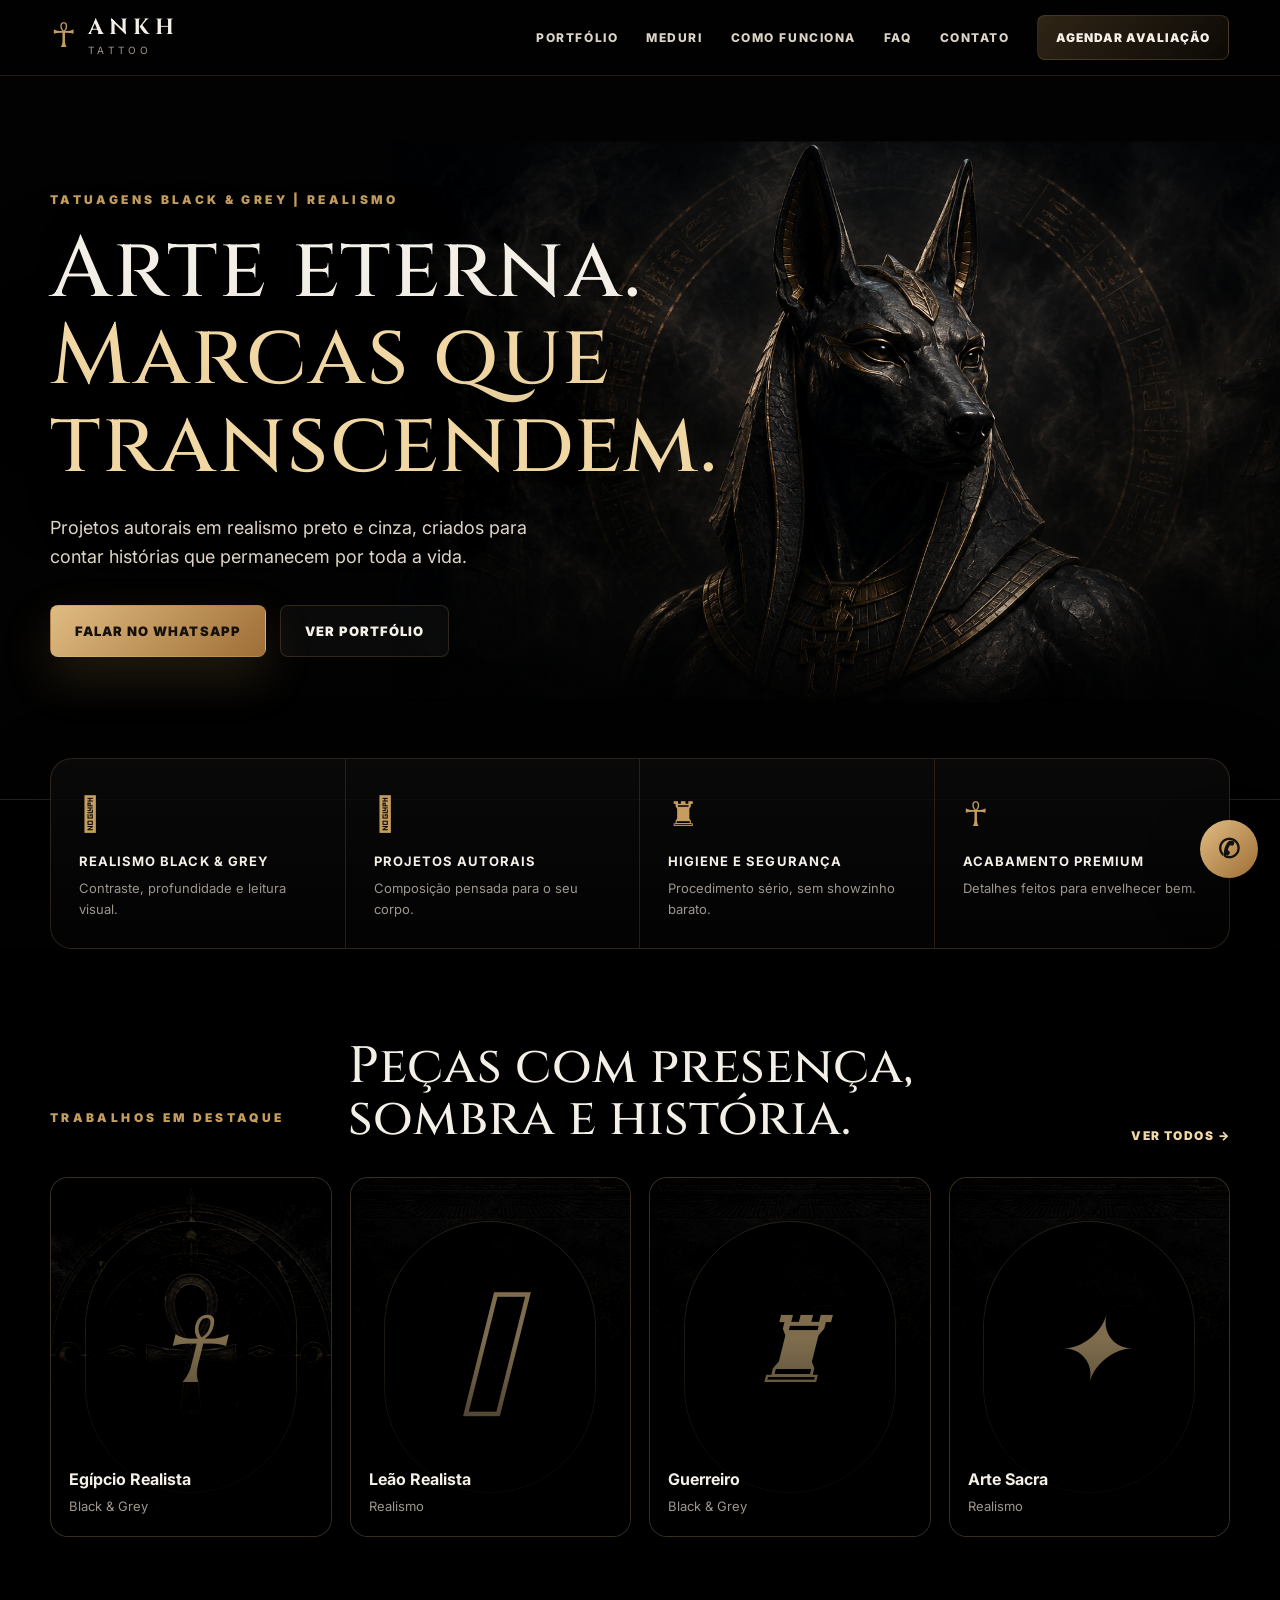
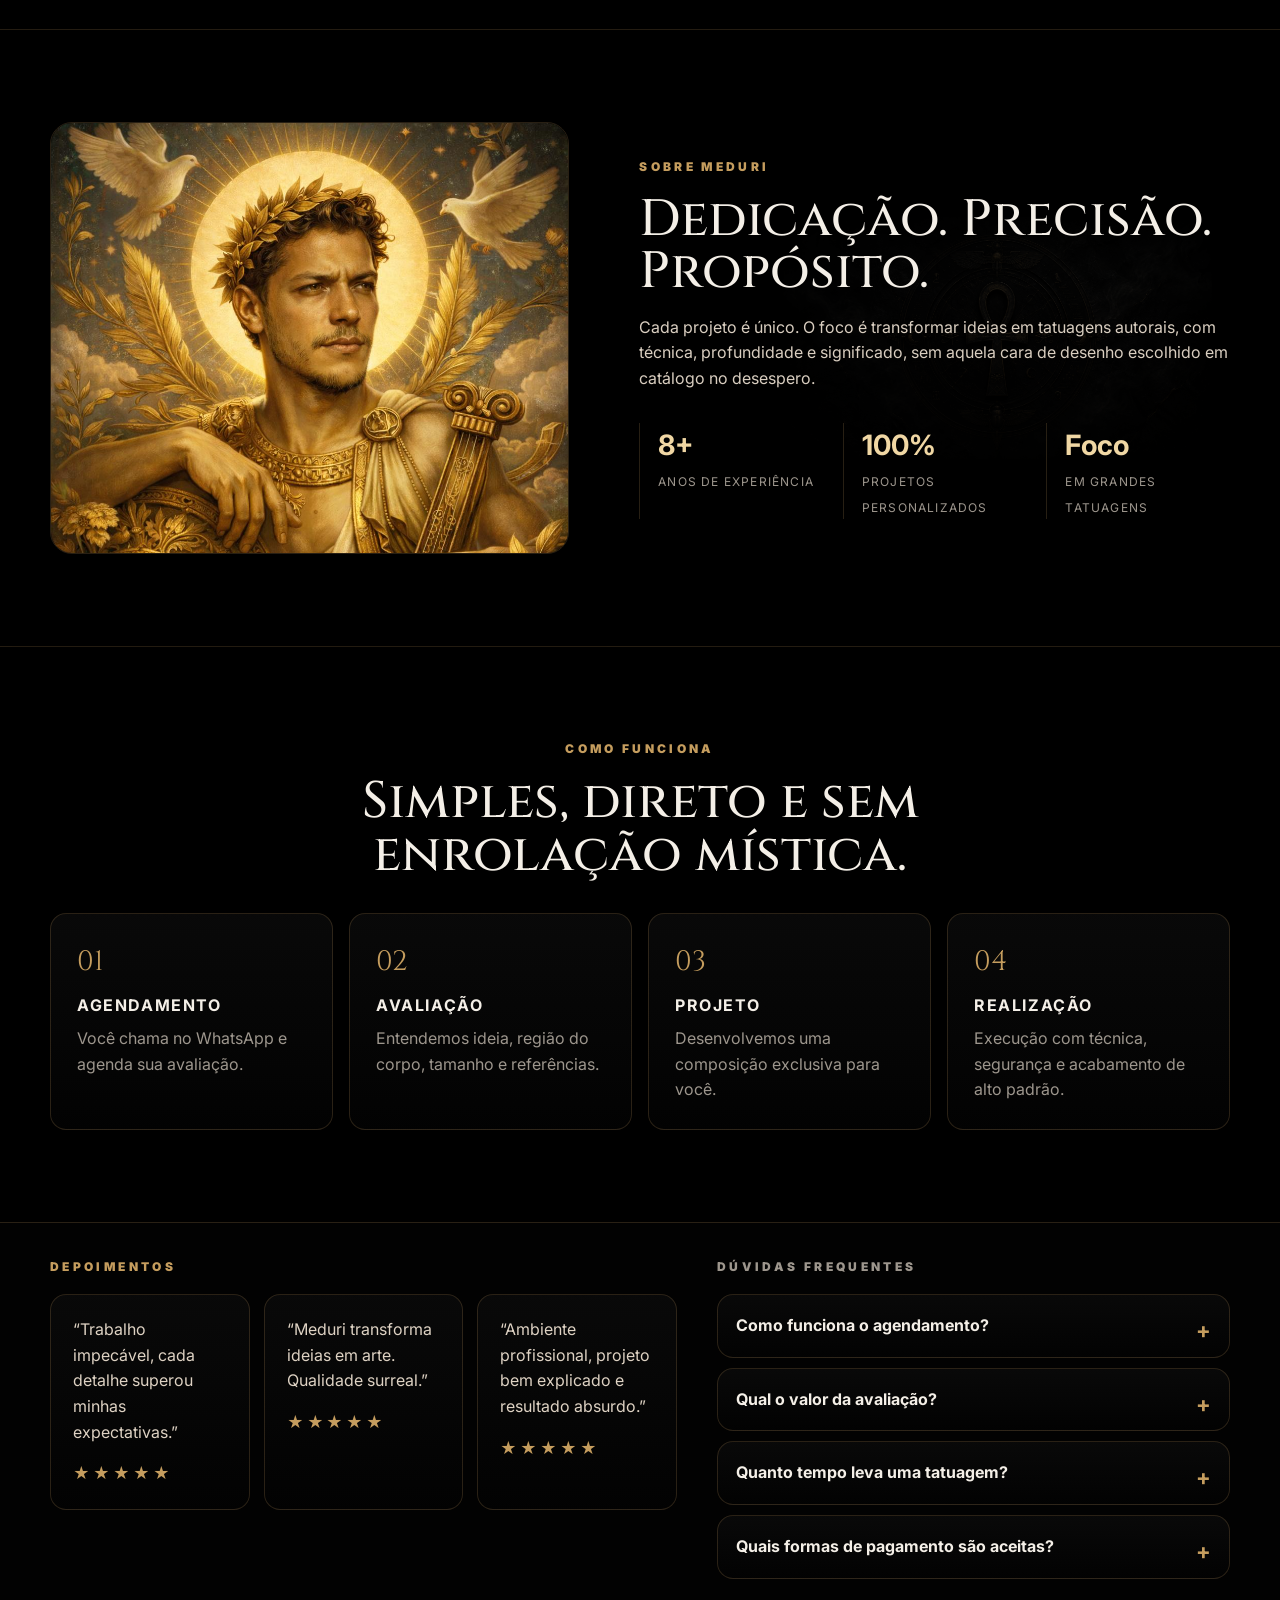
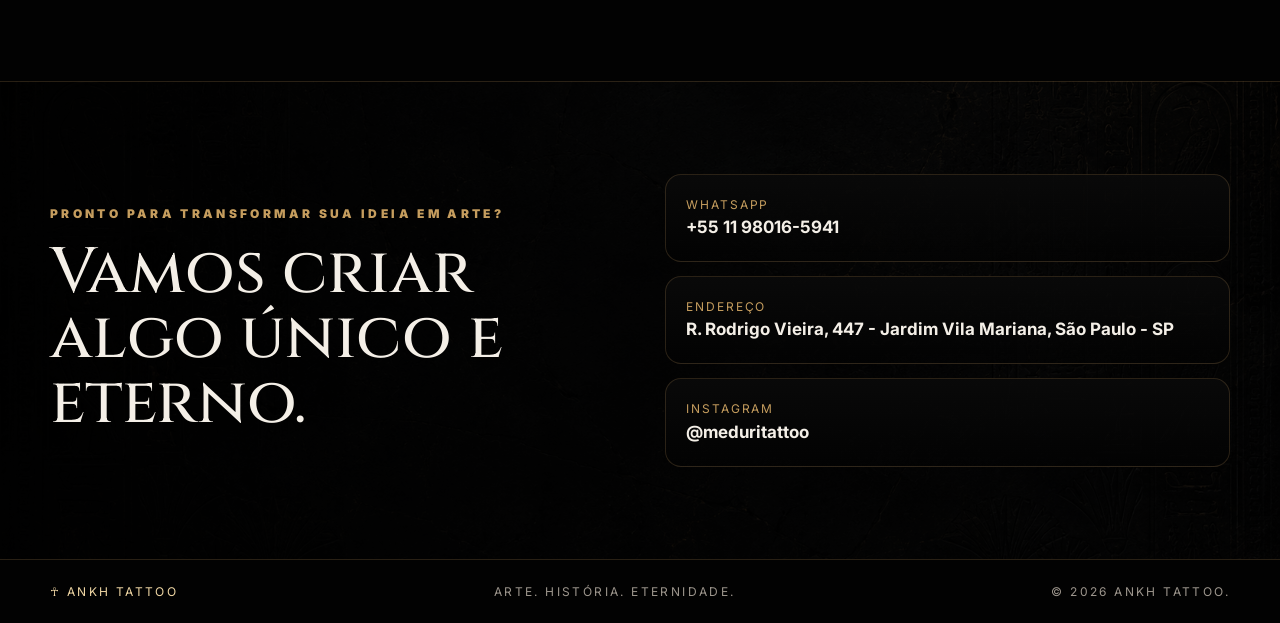
<file: v2/index.html>
<!doctype html>
<html lang="pt-BR">
<head>
  <meta charset="utf-8">
  <meta name="viewport" content="width=device-width, initial-scale=1">
  <title>Meduri Tattoo | Realismo Black & Grey em São Paulo</title>
  <meta name="description" content="Tatuagens autorais em realismo black and grey com Meduri. Projetos exclusivos, acabamento premium e atendimento no Jardim Vila Mariana, São Paulo.">
  <meta name="keywords" content="Meduri Tattoo, tatuagem realista, tatuagem black and grey, tatuador em São Paulo, tatuagem Jardim Vila Mariana, ANKH Tattoo, realismo preto e cinza">
  <meta name="author" content="Meduri Tattoo">
  <meta name="creator" content="Meduri Tattoo">
  <meta name="publisher" content="Meduri Tattoo">
  <meta name="robots" content="index, follow, max-image-preview:large, max-snippet:-1, max-video-preview:-1">
  <meta name="googlebot" content="index, follow, max-image-preview:large">
  <meta name="theme-color" content="#020202">
  <meta name="color-scheme" content="dark">
  <meta name="format-detection" content="telephone=yes">
  <meta name="geo.region" content="BR-SP">
  <meta name="geo.placename" content="São Paulo">
  <meta name="geo.position" content="-23.585;-46.635">
  <meta name="ICBM" content="-23.585, -46.635">
  <link rel="canonical" href="https://ankh.art.br/v2/">
  <link rel="alternate" href="https://ankh.art.br/v2/" hreflang="pt-BR">
  <link rel="icon" type="image/png" href="https://ankh.art.br/v2/assets/img/ankh.png">
  <link rel="apple-touch-icon" href="https://ankh.art.br/v2/assets/img/ankh.png">
  <link rel="manifest" href="https://ankh.art.br/v2/site.webmanifest">

  <meta property="og:type" content="website">
  <meta property="og:locale" content="pt_BR">
  <meta property="og:site_name" content="Meduri Tattoo">
  <meta property="og:title" content="Meduri Tattoo | Realismo Black & Grey em São Paulo">
  <meta property="og:description" content="Projetos autorais em realismo preto e cinza com acabamento premium no Jardim Vila Mariana, São Paulo.">
  <meta property="og:url" content="https://ankh.art.br/v2/">
  <meta property="og:image" content="https://ankh.art.br/v2/assets/img/anubis.png">
  <meta property="og:image:secure_url" content="https://ankh.art.br/v2/assets/img/anubis.png">
  <meta property="og:image:type" content="image/png">
  <meta property="og:image:alt" content="Arte de Anúbis para Meduri Tattoo, estúdio de tatuagem realista black and grey em São Paulo">
  <meta property="business:contact_data:street_address" content="R. Rodrigo Vieira, 447 - Jardim Vila Mariana">
  <meta property="business:contact_data:locality" content="São Paulo">
  <meta property="business:contact_data:region" content="SP">
  <meta property="business:contact_data:postal_code" content="04115-060">
  <meta property="business:contact_data:country_name" content="Brasil">

  <meta name="twitter:card" content="summary_large_image">
  <meta name="twitter:title" content="Meduri Tattoo | Realismo Black & Grey em São Paulo">
  <meta name="twitter:description" content="Tatuagens autorais em realismo preto e cinza com Meduri. Projetos exclusivos no Jardim Vila Mariana.">
  <meta name="twitter:image" content="https://ankh.art.br/v2/assets/img/anubis.png">
  <meta name="twitter:image:alt" content="Arte de Anúbis para Meduri Tattoo">

  <script type="application/ld+json">
  {
    "@context": "https://schema.org",
    "@type": "TattooParlor",
    "name": "Meduri Tattoo",
    "alternateName": "ANKH Tattoo",
    "url": "https://ankh.art.br/v2/",
    "image": "https://ankh.art.br/v2/assets/img/anubis.png",
    "logo": "https://ankh.art.br/v2/assets/img/ankh.png",
    "description": "Tatuagens autorais em realismo black and grey com Meduri no Jardim Vila Mariana, São Paulo.",
    "telephone": "+55 11 98016-5941",
    "priceRange": "$$$",
    "address": {
      "@type": "PostalAddress",
      "streetAddress": "R. Rodrigo Vieira, 447 - Jardim Vila Mariana",
      "addressLocality": "São Paulo",
      "addressRegion": "SP",
      "postalCode": "04115-060",
      "addressCountry": "BR"
    },
    "sameAs": [
      "https://www.instagram.com/meduritattoo"
    ],
    "founder": {
      "@type": "Person",
      "name": "Meduri"
    },
    "makesOffer": [
      {"@type": "Offer", "itemOffered": {"@type": "Service", "name": "Tatuagem realista black and grey"}},
      {"@type": "Offer", "itemOffered": {"@type": "Service", "name": "Projeto autoral de tatuagem"}},
      {"@type": "Offer", "itemOffered": {"@type": "Service", "name": "Tatuagem de grande escala"}}
    ]
  }
  </script>

  <link rel="preconnect" href="https://fonts.googleapis.com">
  <link rel="preconnect" href="https://fonts.gstatic.com" crossorigin>
  <link href="https://fonts.googleapis.com/css2?family=Cinzel:wght@500;600;700&family=Inter:wght@400;500;600;700&display=swap" rel="stylesheet">
  <link rel="stylesheet" href="assets/css/style.css?v=20260630-2152-meta">
  <link rel="stylesheet" href="assets/css/hero-fix.css?v=20260630-2152-meta">
  <style>
    :root{--bg:#020202;--panel:#080808;--line:rgba(197,157,94,.20);--gold:#c59d5e;--gold2:#f0d7a4;--text:#f4efe7;--muted:#9d968d}
    body{background:#020202;background-image:linear-gradient(180deg,rgba(0,0,0,.74),rgba(0,0,0,.96)),url('assets/img/fundo.png');background-size:cover;background-attachment:fixed;background-position:center;color:var(--text)}
    body:before{background:radial-gradient(circle at 18% 12%,rgba(197,157,94,.08),transparent 24%),radial-gradient(circle at 88% 28%,rgba(197,157,94,.06),transparent 28%)}
    .site-header{background:rgba(2,2,2,.62);border-bottom-color:rgba(197,157,94,.18)}
    .site-header.is-scrolled{background:rgba(2,2,2,.94)}
    .hero-copy{max-width:650px}.hero h1{text-shadow:0 20px 80px #000,0 0 40px rgba(197,157,94,.10)}
    .trust-grid,.artist-card,.steps article,.quote-row blockquote,.faq details,.contact-cards a{background:linear-gradient(180deg,rgba(10,10,10,.88),rgba(3,3,3,.74));border-color:rgba(197,157,94,.20)}
    .portfolio,.process{background:linear-gradient(180deg,rgba(0,0,0,.88),rgba(0,0,0,.72))}
    .about{background:linear-gradient(90deg,rgba(0,0,0,.94),rgba(0,0,0,.78)),url('assets/img/ankh.png') no-repeat right 8% center/430px auto;border-color:rgba(197,157,94,.18)}
    .about-media img{object-fit:cover;object-position:center top;}
    .final-cta{background:linear-gradient(90deg,rgba(0,0,0,.94),rgba(0,0,0,.70)),url('assets/img/fundo.png');background-size:cover;background-position:center}
    .work-art{position:absolute;inset:0;display:block;background:linear-gradient(180deg,rgba(0,0,0,.20),rgba(0,0,0,.86)),url('assets/img/ankh.png') center/cover no-repeat;transition:.35s;filter:grayscale(.25) contrast(1.08) brightness(.72)}
    .work-art:before{content:"";position:absolute;inset:12%;border:1px solid rgba(197,157,94,.24);border-radius:999px;box-shadow:inset 0 0 90px rgba(0,0,0,.85)}
    .work-art:after{position:absolute;inset:auto 0 38%;text-align:center;color:#d8b372;font-family:Cinzel,serif;font-size:92px;line-height:1;text-shadow:0 20px 55px #000;opacity:.82}
    .art-1{background-image:linear-gradient(180deg,rgba(0,0,0,.12),rgba(0,0,0,.86)),url('assets/img/ankh.png')}.art-2,.art-3,.art-4{background-image:linear-gradient(180deg,rgba(0,0,0,.24),rgba(0,0,0,.88)),url('assets/img/fundo.png')}
    .art-1:after{content:"☥"}.art-2:after{content:"𓃭"}.art-3:after{content:"♜"}.art-4:after{content:"✦"}
    .work-card:hover .work-art{transform:scale(1.05)}
    @media(max-width:620px){body{background-attachment:scroll}.about{background-size:280px auto;background-position:center 12%}.work-art:after{font-size:72px}}
  </style>
</head>
<body>
  <div class="noise" aria-hidden="true"></div>

  <header class="site-header" data-header>
    <a class="brand" href="#top" aria-label="ANKH Tattoo"><span class="brand-mark">☥</span><span><strong>ANKH</strong><small>Tattoo</small></span></a>
    <button class="menu-toggle" type="button" aria-expanded="false" aria-controls="menu" data-menu-toggle><span></span><span></span><span></span></button>
    <nav class="main-nav" id="menu" data-menu><a href="#portfolio">Portfólio</a><a href="#meduri">Meduri</a><a href="#processo">Como funciona</a><a href="#faq">FAQ</a><a href="#contato">Contato</a></nav>
    <a class="header-cta" href="https://wa.me/5511980165941?text=Oi%2C%20quero%20agendar%20uma%20avalia%C3%A7%C3%A3o%20com%20o%20Meduri" target="_blank" rel="noopener">Agendar avaliação</a>
  </header>

  <main id="top">
    <section class="hero section-pad">
      <div class="hero-bg" aria-hidden="true"><img src="assets/img/anubis.png" alt=""></div>
      <div class="container hero-grid">
        <div class="hero-copy reveal">
          <p class="eyebrow">Tatuagens black & grey | Realismo</p>
          <h1>Arte eterna.<br><span>Marcas que transcendem.</span></h1>
          <p class="hero-text">Projetos autorais em realismo preto e cinza, criados para contar histórias que permanecem por toda a vida.</p>
          <div class="hero-actions"><a class="btn btn-primary" href="https://wa.me/5511980165941?text=Oi%2C%20quero%20agendar%20uma%20avalia%C3%A7%C3%A3o%20com%20o%20Meduri" target="_blank" rel="noopener">Falar no WhatsApp</a><a class="btn btn-ghost" href="#portfolio">Ver portfólio</a></div>
        </div>
        <aside class="artist-card reveal delay-1"><span>Artista</span><strong>Meduri</strong><p>Especialista em realismo preto e cinza e composições de grande escala.</p><em>Meduri</em></aside>
      </div>
    </section>

    <section class="trust-strip"><div class="container trust-grid"><article><span>𓃥</span><strong>Realismo black & grey</strong><p>Contraste, profundidade e leitura visual.</p></article><article><span>𓂀</span><strong>Projetos autorais</strong><p>Composição pensada para o seu corpo.</p></article><article><span>♜</span><strong>Higiene e segurança</strong><p>Procedimento sério, sem showzinho barato.</p></article><article><span>☥</span><strong>Acabamento premium</strong><p>Detalhes feitos para envelhecer bem.</p></article></div></section>

    <section class="portfolio section-pad" id="portfolio"><div class="container"><div class="section-head reveal"><p class="eyebrow">Trabalhos em destaque</p><h2>Peças com presença, sombra e história.</h2><a href="https://www.instagram.com/meduritattoo" target="_blank" rel="noopener">Ver todos →</a></div><div class="portfolio-grid"><article class="work-card reveal"><i class="work-art art-1" aria-hidden="true"></i><div><strong>Egípcio Realista</strong><span>Black & Grey</span></div></article><article class="work-card reveal delay-1"><i class="work-art art-2" aria-hidden="true"></i><div><strong>Leão Realista</strong><span>Realismo</span></div></article><article class="work-card reveal delay-2"><i class="work-art art-3" aria-hidden="true"></i><div><strong>Guerreiro</strong><span>Black & Grey</span></div></article><article class="work-card reveal delay-3"><i class="work-art art-4" aria-hidden="true"></i><div><strong>Arte Sacra</strong><span>Realismo</span></div></article></div></div></section>

    <section class="about section-pad" id="meduri"><div class="container about-grid"><div class="about-media reveal"><img src="assets/img/meduri.png" alt="Meduri, tatuador especialista em realismo black and grey"></div><div class="about-copy reveal delay-1"><p class="eyebrow">Sobre Meduri</p><h2>Dedicação. Precisão. Propósito.</h2><p>Cada projeto é único. O foco é transformar ideias em tatuagens autorais, com técnica, profundidade e significado, sem aquela cara de desenho escolhido em catálogo no desespero.</p><div class="stats"><div><strong>8+</strong><span>anos de experiência</span></div><div><strong>100%</strong><span>projetos personalizados</span></div><div><strong>Foco</strong><span>em grandes tatuagens</span></div></div></div></div></section>

    <section class="process section-pad" id="processo"><div class="container"><div class="section-head compact reveal"><p class="eyebrow">Como funciona</p><h2>Simples, direto e sem enrolação mística.</h2></div><div class="steps"><article class="reveal"><span>01</span><strong>Agendamento</strong><p>Você chama no WhatsApp e agenda sua avaliação.</p></article><article class="reveal delay-1"><span>02</span><strong>Avaliação</strong><p>Entendemos ideia, região do corpo, tamanho e referências.</p></article><article class="reveal delay-2"><span>03</span><strong>Projeto</strong><p>Desenvolvemos uma composição exclusiva para você.</p></article><article class="reveal delay-3"><span>04</span><strong>Realização</strong><p>Execução com técnica, segurança e acabamento de alto padrão.</p></article></div></div></section>

    <section class="social-proof section-pad"><div class="container proof-grid"><div class="testimonials reveal"><p class="eyebrow">Depoimentos</p><div class="quote-row"><blockquote>“Trabalho impecável, cada detalhe superou minhas expectativas.”<span>★★★★★</span></blockquote><blockquote>“Meduri transforma ideias em arte. Qualidade surreal.”<span>★★★★★</span></blockquote><blockquote>“Ambiente profissional, projeto bem explicado e resultado absurdo.”<span>★★★★★</span></blockquote></div></div><div class="faq reveal delay-1" id="faq"><p class="eyebrow">Dúvidas frequentes</p><details><summary>Como funciona o agendamento?</summary><p>Você chama no WhatsApp, envia sua ideia e combinamos o melhor horário para avaliação.</p></details><details><summary>Qual o valor da avaliação?</summary><p>O valor depende do projeto, tamanho e região. O orçamento é feito após entender a ideia.</p></details><details><summary>Quanto tempo leva uma tatuagem?</summary><p>Depende da complexidade. Projetos grandes podem exigir sessões longas ou mais de uma sessão.</p></details><details><summary>Quais formas de pagamento são aceitas?</summary><p>As opções são confirmadas diretamente no WhatsApp no momento do agendamento.</p></details></div></div></section>

    <section class="final-cta section-pad" id="contato"><div class="container cta-grid reveal"><div><p class="eyebrow">Pronto para transformar sua ideia em arte?</p><h2>Vamos criar algo único e eterno.</h2></div><div class="contact-cards"><a href="https://wa.me/5511980165941" target="_blank" rel="noopener"><span>WhatsApp</span><strong>+55 11 98016-5941</strong></a><a href="https://maps.google.com/?q=R.%20Rodrigo%20Vieira%2C%20447%20-%20Jardim%20Vila%20Mariana%20S%C3%A3o%20Paulo%20-%20SP%2004115-060" target="_blank" rel="noopener"><span>Endereço</span><strong>R. Rodrigo Vieira, 447 - Jardim Vila Mariana, São Paulo - SP</strong></a><a href="https://www.instagram.com/meduritattoo" target="_blank" rel="noopener"><span>Instagram</span><strong>@meduritattoo</strong></a></div></div></section>
  </main>

  <footer class="site-footer"><div class="container footer-grid"><span class="brand-mini">☥ ANKH Tattoo</span><span>Arte. História. Eternidade.</span><span>© 2026 ANKH Tattoo.</span></div></footer>
  <a class="float-whatsapp" href="https://wa.me/5511980165941?text=Oi%2C%20quero%20agendar%20uma%20avalia%C3%A7%C3%A3o%20com%20o%20Meduri" target="_blank" rel="noopener" aria-label="Chamar no WhatsApp">✆</a>
  <script src="assets/js/main.js?v=20260630-2152-meta"></script>
</body>
</html>
</file>
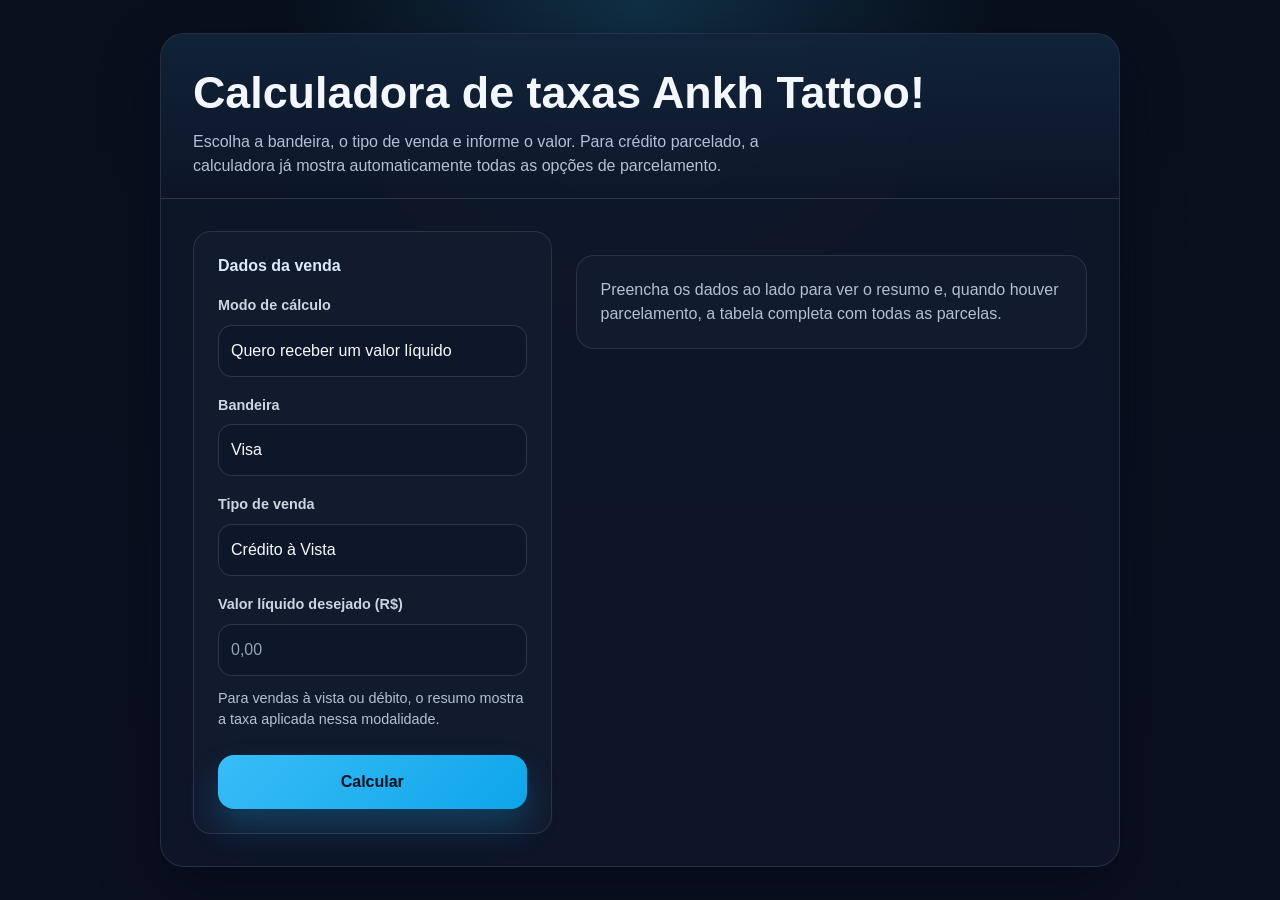
<file: tools/calculadora/index.html>
<!DOCTYPE html>
<html lang="pt-br">
<head>
  <meta charset="UTF-8">
  <title>Calculadora de Taxas</title>
  <meta name="viewport" content="width=device-width, initial-scale=1">
  <link href="https://cdn.jsdelivr.net/npm/bootstrap@5.3.2/dist/css/bootstrap.min.css" rel="stylesheet">
  <style>
    :root {
      color-scheme: dark;
      --bg: #0b1020;
      --bg-soft: #121a2d;
      --panel: rgba(15, 23, 42, 0.9);
      --panel-strong: #18233b;
      --border: rgba(148, 163, 184, 0.18);
      --text: #f3f7ff;
      --muted: #b3c0d4;
      --accent: #38bdf8;
      --accent-strong: #0ea5e9;
      --success: #22c55e;
      --shadow: 0 24px 60px rgba(2, 6, 23, 0.45);
    }

    * {
      box-sizing: border-box;
    }

    body {
      margin: 0;
      min-height: 100vh;
      background:
        radial-gradient(circle at top, rgba(56, 189, 248, 0.18), transparent 32%),
        linear-gradient(180deg, #08101d 0%, var(--bg) 100%);
      color: var(--text);
      font-family: "Segoe UI", sans-serif;
    }

    .app-shell {
      min-height: 100vh;
      display: flex;
      align-items: center;
      padding: 32px 16px;
    }

    .calculator-card {
      width: min(100%, 960px);
      margin: 0 auto;
      background: var(--panel);
      border: 1px solid var(--border);
      border-radius: 24px;
      box-shadow: var(--shadow);
      overflow: hidden;
      backdrop-filter: blur(18px);
    }

    .hero {
      padding: 32px 32px 20px;
      border-bottom: 1px solid var(--border);
      background: linear-gradient(180deg, rgba(56, 189, 248, 0.08), rgba(15, 23, 42, 0));
    }

    h1 {
      margin: 0 0 10px;
      font-size: clamp(2rem, 4vw, 2.8rem);
      font-weight: 700;
    }

    .hero p {
      margin: 0;
      max-width: 640px;
      color: var(--muted);
      font-size: 1rem;
    }

    .content {
      padding: 32px;
    }

    .form-panel,
    .summary-panel,
    .table-panel {
      background: var(--bg-soft);
      border: 1px solid var(--border);
      border-radius: 18px;
    }

    .form-panel {
      padding: 24px;
    }

    .section-title {
      margin: 0 0 18px;
      font-size: 1rem;
      font-weight: 700;
      color: #dbeafe;
    }

    .form-label {
      margin-bottom: 8px;
      color: #cbd5e1;
      font-size: 0.9rem;
      font-weight: 600;
    }

    .form-control,
    .form-select {
      min-height: 52px;
      border-radius: 14px;
      border: 1px solid rgba(148, 163, 184, 0.22);
      background: rgba(15, 23, 42, 0.85);
      color: #f8fafc;
    }

    .form-control::placeholder {
      color: #94a3b8;
    }

    .form-control:focus,
    .form-select:focus {
      border-color: rgba(56, 189, 248, 0.65);
      box-shadow: 0 0 0 0.24rem rgba(56, 189, 248, 0.16);
      background: rgba(15, 23, 42, 0.98);
      color: #f8fafc;
    }

    .form-select {
      --bs-form-select-bg-img: url("data:image/svg+xml,%3csvg xmlns='http://www.w3.org/2000/svg' viewBox='0 0 16 16'%3e%3cpath fill='none' stroke='%23e2e8f0' stroke-linecap='round' stroke-linejoin='round' stroke-width='2' d='m2 5 6 6 6-6'/%3e%3c/svg%3e");
    }

    .form-select option {
      color: #f8fafc;
      background: #0f172a;
    }

    .hint {
      margin-top: 12px;
      color: var(--muted);
      font-size: 0.9rem;
    }

    .btn-calculate {
      min-height: 54px;
      border: 0;
      border-radius: 16px;
      background: linear-gradient(135deg, var(--accent), var(--accent-strong));
      color: #00111c;
      font-size: 1rem;
      font-weight: 700;
      transition: transform 0.2s ease, box-shadow 0.2s ease;
      box-shadow: 0 18px 32px rgba(14, 165, 233, 0.25);
    }

    .btn-calculate:hover {
      transform: translateY(-1px);
      box-shadow: 0 22px 40px rgba(14, 165, 233, 0.32);
    }

    .summary-panel {
      display: grid;
      gap: 1px;
      overflow: hidden;
    }

    .summary-header {
      padding: 22px 24px;
      background: linear-gradient(135deg, rgba(56, 189, 248, 0.18), rgba(34, 197, 94, 0.12));
    }

    .summary-header strong {
      display: block;
      font-size: 1.4rem;
      color: #f8fafc;
    }

    .summary-header small {
      color: #dbe7f5 !important;
    }

    .summary-grid {
      display: grid;
      grid-template-columns: repeat(2, minmax(0, 1fr));
      gap: 1px;
      background: var(--border);
    }

    .summary-item {
      padding: 20px 24px;
      background: var(--bg-soft);
    }

    .summary-item span {
      display: block;
      margin-bottom: 6px;
      color: var(--muted);
      font-size: 0.85rem;
      text-transform: uppercase;
      letter-spacing: 0.04em;
    }

    .summary-item strong {
      font-size: 1.2rem;
      color: #f8fafc;
    }

    .table-panel {
      margin-top: 24px;
      overflow: hidden;
    }

    .table-header {
      display: flex;
      justify-content: space-between;
      align-items: center;
      gap: 12px;
      padding: 20px 24px;
      border-bottom: 1px solid var(--border);
    }

    .table-header p {
      margin: 0;
      color: var(--muted);
      font-size: 0.92rem;
    }

    .badge-soft {
      padding: 8px 12px;
      border-radius: 999px;
      background: rgba(34, 197, 94, 0.12);
      color: #86efac;
      font-size: 0.82rem;
      font-weight: 700;
    }

    .table {
      margin: 0;
      color: var(--text);
    }

    .table > :not(caption) > * > * {
      padding: 14px 24px;
      border-bottom-color: rgba(148, 163, 184, 0.12);
      background: transparent;
    }

    .table thead th {
      color: #dbeafe;
      font-size: 0.82rem;
      text-transform: uppercase;
      letter-spacing: 0.04em;
    }

    .table tbody td {
      color: #f8fafc;
    }

    .table tbody tr:hover td {
      background: rgba(56, 189, 248, 0.05);
    }

    .empty-state {
      padding: 22px 24px;
      color: var(--muted);
    }

    @media (max-width: 767px) {
      .hero,
      .content {
        padding: 24px 20px;
      }

      .summary-grid {
        grid-template-columns: 1fr;
      }

      .table-header {
        align-items: flex-start;
        flex-direction: column;
      }

      .table-responsive {
        overflow-x: auto;
      }

      .table > :not(caption) > * > * {
        padding: 14px 16px;
      }
    }
  </style>
</head>
<body>
  <main class="app-shell">
    <section class="calculator-card">
      <header class="hero">
        <h1>Calculadora de taxas Ankh Tattoo!</h1>
        <p>Escolha a bandeira, o tipo de venda e informe o valor. Para crédito parcelado, a calculadora já mostra automaticamente todas as opções de parcelamento.</p>
      </header>

      <div class="content">
        <div class="row g-4 align-items-start">
          <div class="col-lg-5">
            <div class="form-panel">
              <h2 class="section-title">Dados da venda</h2>

              <div class="mb-3">
                <label class="form-label" for="modo">Modo de cálculo</label>
                <select id="modo" class="form-select">
                  <option value="liquido">Quero receber um valor líquido</option>
                  <option value="bruto">Vou cobrar um valor do cliente</option>
                </select>
              </div>

              <div class="mb-3">
                <label class="form-label" for="bandeira">Bandeira</label>
                <select id="bandeira" class="form-select"></select>
              </div>

              <div class="mb-3">
                <label class="form-label" for="tipo">Tipo de venda</label>
                <select id="tipo" class="form-select"></select>
              </div>

              <div class="mb-4">
                <label class="form-label" id="labelValor" for="valor">Valor líquido desejado (R$)</label>
                <input type="number" step="0.01" id="valor" class="form-control" placeholder="0,00">
                <div class="hint" id="contextoParcelamento">Ao selecionar crédito parcelado, a simulação completa aparece logo abaixo.</div>
              </div>

              <button class="btn btn-calculate w-100" onclick="calcular()">Calcular</button>
            </div>
          </div>

          <div class="col-lg-7">
            <div id="resultado" class="summary-panel d-none">
              <div class="summary-header">
                <span class="form-label mb-2 d-block">Resumo do cálculo</span>
                <strong id="headlineResumo">Tudo pronto para conferir</strong>
                <small id="subResumo"></small>
              </div>

              <div class="summary-grid">
                <div class="summary-item">
                  <span>Valor cobrado</span>
                  <strong>R$ <span id="valorCobrar"></span></strong>
                </div>
                <div class="summary-item">
                  <span>Valor líquido</span>
                  <strong>R$ <span id="valorLiquido"></span></strong>
                </div>
                <div class="summary-item">
                  <span>Taxas</span>
                  <strong>R$ <span id="valorTaxa"></span></strong>
                </div>
                <div class="summary-item">
                  <span>Percentual</span>
                  <strong><span id="percentual"></span>%</strong>
                </div>
              </div>
            </div>

            <div id="parcelamento" class="table-panel d-none">
              <div class="table-header">
                <div>
                  <h2 class="section-title mb-1">Simulação de parcelamento</h2>
                  <p>Comparativo automático para todas as quantidades disponíveis.</p>
                </div>
                <span class="badge-soft" id="badgeParcelamento">Parcelado</span>
              </div>

              <div class="table-responsive">
                <table class="table align-middle">
                  <thead>
                    <tr>
                      <th>Parcelas</th>
                      <th>Total</th>
                      <th>Valor da parcela</th>
                      <th>Taxa</th>
                    </tr>
                  </thead>
                  <tbody id="listaParcelas"></tbody>
                </table>
              </div>
            </div>

            <div id="estadoInicial" class="table-panel">
              <div class="empty-state">
                Preencha os dados ao lado para ver o resumo e, quando houver parcelamento, a tabela completa com todas as parcelas.
              </div>
            </div>
          </div>
        </div>
      </div>
    </section>
  </main>

  <script>
    const taxas = {
      Visa: {
        "Crédito à Vista": { taxa: 3.4 },
        "Débito": { taxa: 0.99 },
        "Crédito Parcelado": { 2: 4.96, 3: 5.63, 4: 6.3, 5: 7.02, 6: 7.7, 7: 8.82, 8: 9.69, 9: 10.65, 10: 11.13, 11: 12.3, 12: 13.29 }
      },
      Mastercard: {
        "Crédito à Vista": { taxa: 3.4 },
        "Débito": { taxa: 0.99 },
        "Crédito Parcelado": { 2: 4.96, 3: 5.63, 4: 6.3, 5: 7.02, 6: 7.7, 7: 8.82, 8: 9.69, 9: 10.65, 10: 11.13, 11: 12.3, 12: 13.29 }
      },
      Amex: {
        "Crédito à Vista": { taxa: 3.9 },
        "Crédito Parcelado": { 2: 5.56, 3: 6.23, 4: 6.9, 5: 7.62, 6: 8.3, 7: 9.42, 8: 10.29, 9: 11.25, 10: 11.73, 11: 12.9, 12: 13.89 }
      },
      Elo: {
        "Crédito à Vista": { taxa: 3.95 },
        "Débito": { taxa: 1.54 },
        "Crédito Parcelado": { 2: 5.61, 3: 6.28, 4: 6.95, 5: 7.67, 6: 8.35, 7: 9.47, 8: 10.34, 9: 11.3, 10: 11.78, 11: 12.95, 12: 13.94 }
      }
    };

    const bandeira = document.getElementById("bandeira");
    const tipo = document.getElementById("tipo");
    const modo = document.getElementById("modo");
    const labelValor = document.getElementById("labelValor");
    const contextoParcelamento = document.getElementById("contextoParcelamento");
    const estadoInicial = document.getElementById("estadoInicial");
    const resultado = document.getElementById("resultado");
    const boxParcelas = document.getElementById("parcelamento");
    const lista = document.getElementById("listaParcelas");

    Object.keys(taxas).forEach((item) => {
      bandeira.innerHTML += `<option>${item}</option>`;
    });

    bandeira.addEventListener("change", carregarTipos);
    tipo.addEventListener("change", atualizarContexto);
    modo.addEventListener("change", atualizarLabelModo);

    carregarTipos();
    atualizarLabelModo();

    function carregarTipos() {
      tipo.innerHTML = "";
      Object.keys(taxas[bandeira.value]).forEach((item) => {
        tipo.innerHTML += `<option>${item}</option>`;
      });
      atualizarContexto();
    }

    function atualizarLabelModo() {
      labelValor.innerText = modo.value === "liquido"
        ? "Valor líquido desejado (R$)"
        : "Valor que será cobrado (R$)";
    }

    function atualizarContexto() {
      const parcelado = tipo.value === "Crédito Parcelado";
      contextoParcelamento.innerText = parcelado
        ? "Abaixo você verá o comparativo completo de 2x até 12x para a bandeira escolhida."
        : "Para vendas à vista ou débito, o resumo mostra a taxa aplicada nessa modalidade.";
    }

    function formatCurrency(value) {
      return Number(value).toFixed(2);
    }

    function calcular() {
      const valor = parseFloat(document.getElementById("valor").value);
      if (!valor) {
        return;
      }

      let taxaPerc;
      let bruto;
      let liquido;

      if (tipo.value === "Crédito Parcelado") {
        const parcelasDisponiveis = Object.entries(taxas[bandeira.value][tipo.value]);
        const referencia = parcelasDisponiveis[0];
        taxaPerc = referencia[1];
        const taxa = taxaPerc / 100;

        if (modo.value === "liquido") {
          liquido = valor;
          bruto = liquido / (1 - taxa);
        } else {
          bruto = valor;
          liquido = bruto * (1 - taxa);
        }

        preencherParcelamento(bruto, liquido);
        document.getElementById("headlineResumo").innerText = "Resumo com base na menor parcela disponível";
        document.getElementById("subResumo").innerText = "Use a tabela ao lado para comparar os valores em todas as quantidades de parcelas.";
      } else {
        taxaPerc = taxas[bandeira.value][tipo.value].taxa;
        const taxa = taxaPerc / 100;

        if (modo.value === "liquido") {
          liquido = valor;
          bruto = liquido / (1 - taxa);
        } else {
          bruto = valor;
          liquido = bruto * (1 - taxa);
        }

        boxParcelas.classList.add("d-none");
        document.getElementById("headlineResumo").innerText = "Resumo da operação";
        document.getElementById("subResumo").innerText = "Taxa aplicada conforme a modalidade selecionada.";
      }

      document.getElementById("valorCobrar").innerText = formatCurrency(bruto);
      document.getElementById("valorLiquido").innerText = formatCurrency(liquido);
      document.getElementById("valorTaxa").innerText = formatCurrency(bruto - liquido);
      document.getElementById("percentual").innerText = taxaPerc.toFixed(2);

      estadoInicial.classList.add("d-none");
      resultado.classList.remove("d-none");
    }

    function preencherParcelamento(bruto, liquido) {
      lista.innerHTML = "";

      Object.entries(taxas[bandeira.value]["Crédito Parcelado"]).forEach(([parcela, percentual]) => {
        const taxaAtual = percentual / 100;
        const total = modo.value === "liquido"
          ? liquido / (1 - taxaAtual)
          : bruto;

        lista.innerHTML += `
          <tr>
            <td>${parcela}x</td>
            <td>R$ ${formatCurrency(total)}</td>
            <td>R$ ${formatCurrency(total / parcela)}</td>
            <td>${percentual.toFixed(2)}%</td>
          </tr>`;
      });

      document.getElementById("badgeParcelamento").innerText = `${bandeira.value} • parcelado`;
      boxParcelas.classList.remove("d-none");
    }
  </script>
</body>
</html>
</file>
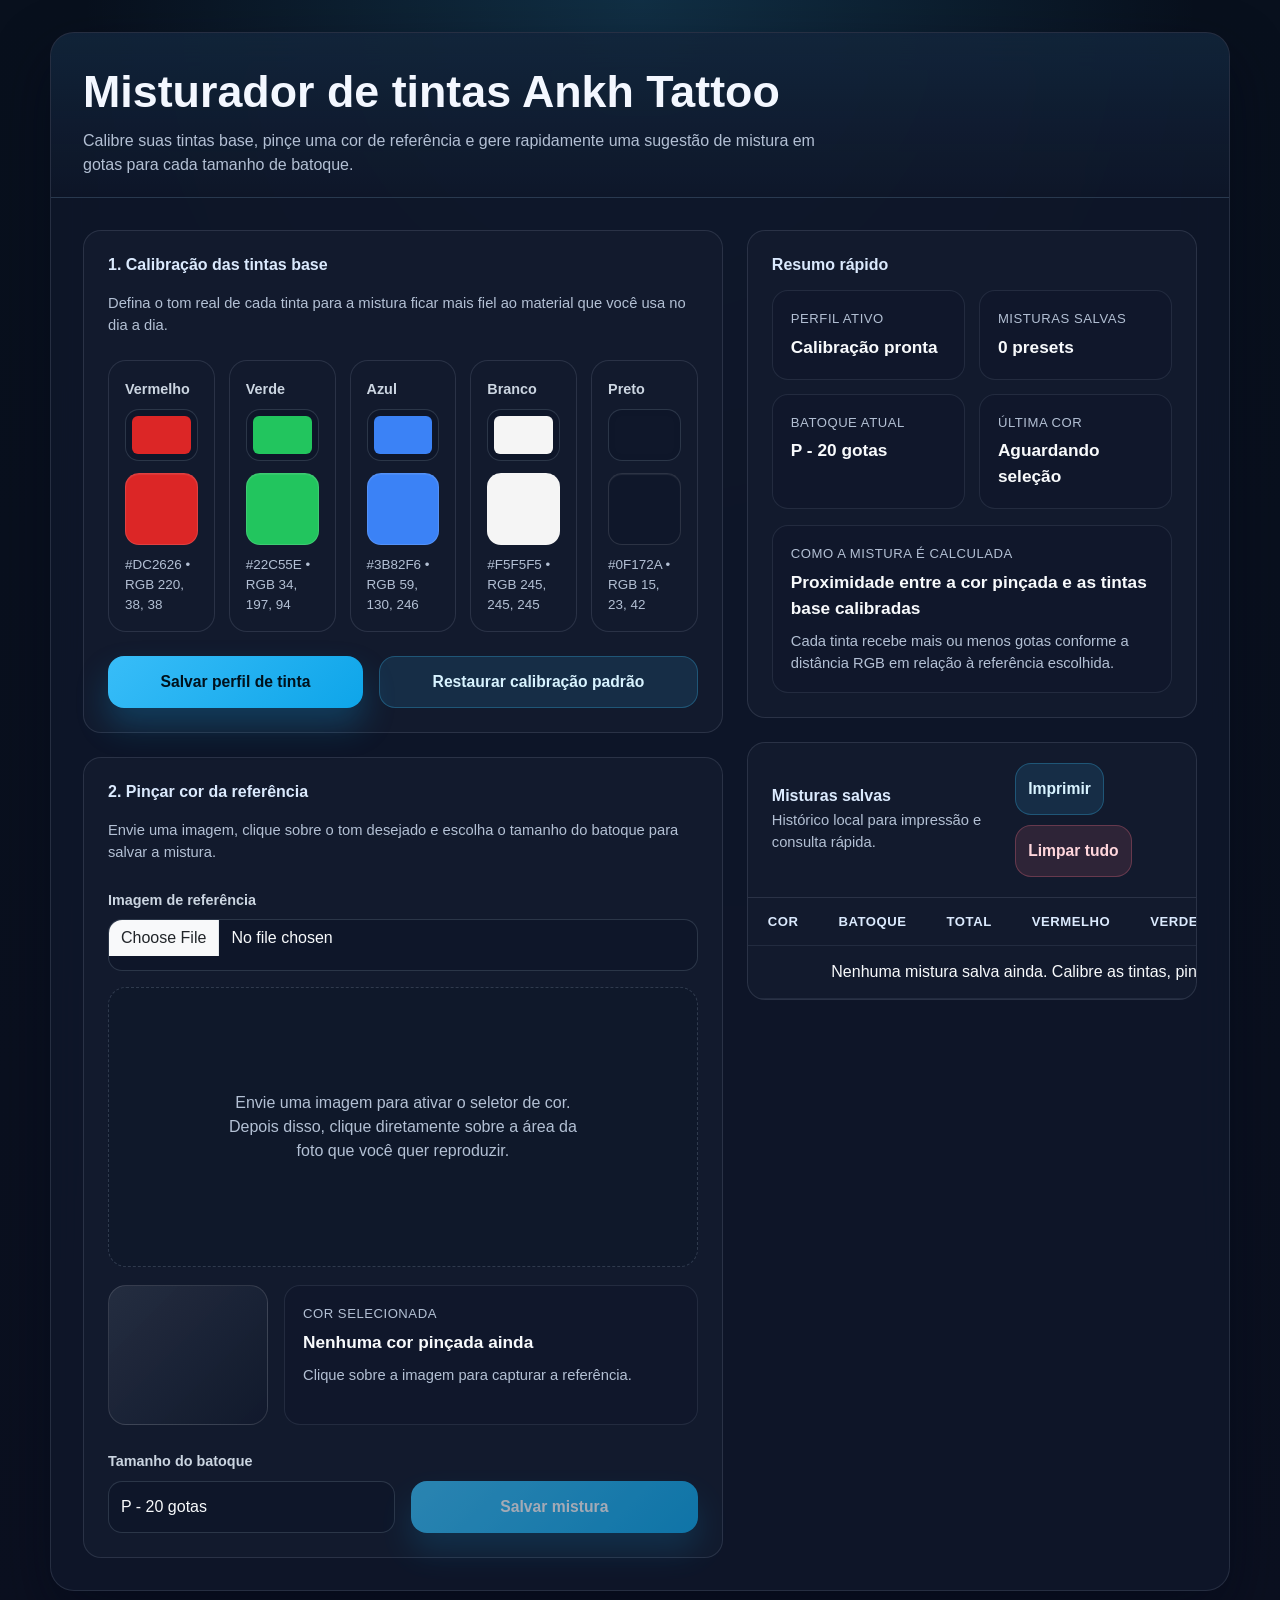
<file: tools/ink/index.html>
<!DOCTYPE html>
<html lang="pt-BR">
<head>
  <meta charset="UTF-8">
  <title>Misturador de Tintas Ankh Tattoo</title>
  <meta name="viewport" content="width=device-width, initial-scale=1">
  <link href="https://cdn.jsdelivr.net/npm/bootstrap@5.3.2/dist/css/bootstrap.min.css" rel="stylesheet">
  <style>
    :root {
      color-scheme: dark;
      --bg: #0b1020;
      --bg-soft: #121a2d;
      --panel: rgba(15, 23, 42, 0.9);
      --border: rgba(148, 163, 184, 0.18);
      --text: #f3f7ff;
      --muted: #b3c0d4;
      --accent: #38bdf8;
      --accent-strong: #0ea5e9;
      --success: #22c55e;
      --danger: #fb7185;
      --shadow: 0 24px 60px rgba(2, 6, 23, 0.45);
    }

    * {
      box-sizing: border-box;
    }

    body {
      margin: 0;
      min-height: 100vh;
      background:
        radial-gradient(circle at top, rgba(56, 189, 248, 0.18), transparent 32%),
        linear-gradient(180deg, #08101d 0%, var(--bg) 100%);
      color: var(--text);
      font-family: "Segoe UI", sans-serif;
    }

    .app-shell {
      min-height: 100vh;
      display: flex;
      align-items: center;
      padding: 32px 16px;
    }

    .tool-card {
      width: min(100%, 1180px);
      margin: 0 auto;
      background: var(--panel);
      border: 1px solid var(--border);
      border-radius: 24px;
      box-shadow: var(--shadow);
      overflow: hidden;
      backdrop-filter: blur(18px);
    }

    .hero {
      padding: 32px 32px 20px;
      border-bottom: 1px solid var(--border);
      background: linear-gradient(180deg, rgba(56, 189, 248, 0.08), rgba(15, 23, 42, 0));
    }

    h1 {
      margin: 0 0 10px;
      font-size: clamp(2rem, 4vw, 2.8rem);
      font-weight: 700;
    }

    .hero p {
      margin: 0;
      max-width: 760px;
      color: var(--muted);
      font-size: 1rem;
    }

    .content {
      padding: 32px;
    }

    .panel,
    .summary-panel,
    .table-panel,
    .color-card {
      background: var(--bg-soft);
      border: 1px solid var(--border);
      border-radius: 18px;
    }

    .panel,
    .summary-panel {
      padding: 24px;
    }

    .section-title {
      margin: 0 0 18px;
      font-size: 1rem;
      font-weight: 700;
      color: #dbeafe;
    }

    .section-copy,
    .microcopy {
      color: var(--muted);
      font-size: 0.92rem;
    }

    .form-label {
      margin-bottom: 8px;
      color: #cbd5e1;
      font-size: 0.9rem;
      font-weight: 600;
    }

    .form-control,
    .form-select {
      min-height: 52px;
      border-radius: 14px;
      border: 1px solid rgba(148, 163, 184, 0.22);
      background: rgba(15, 23, 42, 0.85);
      color: #f8fafc;
    }

    .form-control:focus,
    .form-select:focus {
      border-color: rgba(56, 189, 248, 0.65);
      box-shadow: 0 0 0 0.24rem rgba(56, 189, 248, 0.16);
      background: rgba(15, 23, 42, 0.98);
      color: #f8fafc;
    }

    .form-select {
      --bs-form-select-bg-img: url("data:image/svg+xml,%3csvg xmlns='http://www.w3.org/2000/svg' viewBox='0 0 16 16'%3e%3cpath fill='none' stroke='%23e2e8f0' stroke-linecap='round' stroke-linejoin='round' stroke-width='2' d='m2 5 6 6 6-6'/%3e%3c/svg%3e");
    }

    .form-select option {
      color: #f8fafc;
      background: #0f172a;
    }

    .btn-primary-action,
    .btn-secondary-action,
    .btn-danger-action {
      min-height: 52px;
      border: 0;
      border-radius: 16px;
      font-size: 0.98rem;
      font-weight: 700;
      transition: transform 0.2s ease, box-shadow 0.2s ease, opacity 0.2s ease;
    }

    .btn-primary-action {
      background: linear-gradient(135deg, var(--accent), var(--accent-strong));
      color: #00111c;
      box-shadow: 0 18px 32px rgba(14, 165, 233, 0.25);
    }

    .btn-secondary-action {
      background: rgba(56, 189, 248, 0.12);
      color: #d8f3ff;
      border: 1px solid rgba(56, 189, 248, 0.28);
    }

    .btn-danger-action {
      background: rgba(251, 113, 133, 0.12);
      color: #ffd6dc;
      border: 1px solid rgba(251, 113, 133, 0.28);
    }

    .btn-primary-action:hover,
    .btn-secondary-action:hover,
    .btn-danger-action:hover {
      transform: translateY(-1px);
    }

    .status-banner {
      display: none;
      margin-bottom: 20px;
      padding: 14px 16px;
      border-radius: 14px;
      border: 1px solid rgba(56, 189, 248, 0.22);
      background: rgba(56, 189, 248, 0.12);
      color: #e0f2fe;
      font-size: 0.92rem;
    }

    .status-banner.is-visible {
      display: block;
    }

    .status-banner.is-error {
      border-color: rgba(251, 113, 133, 0.25);
      background: rgba(251, 113, 133, 0.12);
      color: #ffe4e6;
    }

    .calibration-grid {
      display: grid;
      grid-template-columns: repeat(5, minmax(0, 1fr));
      gap: 14px;
    }

    .color-card {
      padding: 16px;
    }

    .color-card .swatch {
      height: 72px;
      border-radius: 14px;
      border: 1px solid rgba(255, 255, 255, 0.12);
      margin-top: 12px;
      box-shadow: inset 0 1px 1px rgba(255, 255, 255, 0.08);
    }

    .color-code {
      margin-top: 10px;
      color: var(--muted);
      font-size: 0.84rem;
    }

    .canvas-shell {
      display: grid;
      gap: 16px;
    }

    .canvas-stage {
      min-height: 280px;
      display: flex;
      align-items: center;
      justify-content: center;
      border-radius: 18px;
      border: 1px dashed rgba(148, 163, 184, 0.25);
      background: rgba(15, 23, 42, 0.65);
      overflow: hidden;
    }

    canvas {
      display: none;
      width: 100%;
      height: auto;
      cursor: crosshair;
      border-radius: 18px;
    }

    .canvas-placeholder {
      padding: 28px;
      text-align: center;
      color: var(--muted);
      max-width: 420px;
    }

    .picked-color-grid {
      display: grid;
      grid-template-columns: 160px 1fr;
      gap: 16px;
      margin-top: 18px;
    }

    .picked-preview {
      height: 140px;
      border-radius: 18px;
      border: 1px solid rgba(255, 255, 255, 0.12);
      background: linear-gradient(135deg, rgba(148, 163, 184, 0.14), rgba(15, 23, 42, 0.2));
    }

    .summary-panel {
      display: grid;
      gap: 16px;
    }

    .summary-grid {
      display: grid;
      grid-template-columns: repeat(2, minmax(0, 1fr));
      gap: 14px;
    }

    .summary-item {
      padding: 18px;
      border-radius: 16px;
      border: 1px solid rgba(148, 163, 184, 0.14);
      background: rgba(15, 23, 42, 0.55);
    }

    .summary-item span {
      display: block;
      margin-bottom: 6px;
      color: var(--muted);
      font-size: 0.82rem;
      text-transform: uppercase;
      letter-spacing: 0.04em;
    }

    .summary-item strong {
      font-size: 1.08rem;
      color: #f8fafc;
    }

    .table-panel {
      margin-top: 24px;
      overflow: hidden;
    }

    .table-header {
      display: flex;
      justify-content: space-between;
      align-items: center;
      gap: 12px;
      padding: 20px 24px;
      border-bottom: 1px solid var(--border);
    }

    .table-actions {
      display: flex;
      gap: 10px;
      flex-wrap: wrap;
    }

    .table-wrap {
      overflow-x: auto;
    }

    .table {
      margin: 0;
      color: var(--text);
    }

    .table > :not(caption) > * > * {
      padding: 14px 20px;
      border-bottom-color: rgba(148, 163, 184, 0.12);
      background: transparent;
      vertical-align: middle;
    }

    .table thead th {
      color: #dbeafe;
      font-size: 0.82rem;
      text-transform: uppercase;
      letter-spacing: 0.04em;
      white-space: nowrap;
    }

    .table tbody td {
      color: #f8fafc;
    }

    .table tbody tr:hover td {
      background: rgba(56, 189, 248, 0.05);
    }

    .mix-swatch {
      width: 52px;
      height: 52px;
      border-radius: 14px;
      border: 1px solid rgba(255, 255, 255, 0.12);
    }

    .inline-chip {
      display: inline-flex;
      align-items: center;
      gap: 8px;
      padding: 8px 12px;
      border-radius: 999px;
      background: rgba(56, 189, 248, 0.12);
      color: #d8f3ff;
      font-size: 0.82rem;
      font-weight: 700;
    }

    .empty-state {
      padding: 28px 24px;
      color: var(--muted);
      text-align: center;
    }

    @media (max-width: 991px) {
      .calibration-grid {
        grid-template-columns: repeat(2, minmax(0, 1fr));
      }

      .picked-color-grid,
      .summary-grid {
        grid-template-columns: 1fr;
      }
    }

    @media (max-width: 767px) {
      .hero,
      .content {
        padding: 24px 20px;
      }

      .calibration-grid {
        grid-template-columns: 1fr;
      }

      .table-header {
        align-items: flex-start;
        flex-direction: column;
      }

      .table-actions {
        width: 100%;
      }

      .table-actions button {
        width: 100%;
      }
    }

    @media print {
      body {
        background: #fff !important;
        color: #000 !important;
      }

      .app-shell {
        padding: 0;
      }

      .tool-card,
      .panel,
      .summary-panel,
      .table-panel,
      .color-card {
        background: #fff !important;
        color: #000 !important;
        box-shadow: none !important;
        border: 1px solid #ccc !important;
      }

      .no-print,
      .status-banner,
      #canvasTools {
        display: none !important;
      }

      .table,
      .table tbody td,
      .table thead th,
      .summary-item strong,
      .summary-item span,
      .section-title,
      .section-copy,
      .microcopy,
      .hero p,
      h1 {
        color: #000 !important;
      }
    }
  </style>
</head>
<body>
  <main class="app-shell">
    <section class="tool-card">
      <header class="hero">
        <h1>Misturador de tintas Ankh Tattoo</h1>
        <p>Calibre suas tintas base, pinçe uma cor de referência e gere rapidamente uma sugestão de mistura em gotas para cada tamanho de batoque.</p>
      </header>

      <div class="content">
        <div id="statusBanner" class="status-banner"></div>

        <div class="row g-4 align-items-start">
          <div class="col-lg-7">
            <div class="panel mb-4">
              <h2 class="section-title">1. Calibração das tintas base</h2>
              <p class="section-copy mb-4">Defina o tom real de cada tinta para a mistura ficar mais fiel ao material que você usa no dia a dia.</p>
              <div id="calibrationGrid" class="calibration-grid"></div>
              <div class="d-flex flex-column flex-md-row gap-3 mt-4 no-print">
                <button class="btn btn-primary-action flex-fill" onclick="saveCalibration()">Salvar perfil de tinta</button>
                <button class="btn btn-secondary-action flex-fill" onclick="resetCalibration()">Restaurar calibração padrão</button>
              </div>
            </div>

            <div class="panel no-print">
              <h2 class="section-title">2. Pinçar cor da referência</h2>
              <p class="section-copy mb-4">Envie uma imagem, clique sobre o tom desejado e escolha o tamanho do batoque para salvar a mistura.</p>

              <div class="mb-3">
                <label class="form-label" for="imageInput">Imagem de referência</label>
                <input type="file" id="imageInput" class="form-control" accept="image/*">
              </div>

              <div class="canvas-shell">
                <div class="canvas-stage">
                  <div id="canvasPlaceholder" class="canvas-placeholder">
                    Envie uma imagem para ativar o seletor de cor. Depois disso, clique diretamente sobre a área da foto que você quer reproduzir.
                  </div>
                  <canvas id="canvas"></canvas>
                </div>
              </div>

              <div class="picked-color-grid">
                <div id="pickedPreview" class="picked-preview"></div>
                <div>
                  <div class="summary-item h-100">
                    <span>Cor selecionada</span>
                    <strong id="pickedLabel">Nenhuma cor pinçada ainda</strong>
                    <div class="microcopy mt-2" id="pickedRgb">Clique sobre a imagem para capturar a referência.</div>
                  </div>
                </div>
              </div>

              <div class="row g-3 mt-2" id="canvasTools">
                <div class="col-md-6">
                  <label class="form-label" for="batoque">Tamanho do batoque</label>
                  <select id="batoque" class="form-select">
                    <option value="P">P - 20 gotas</option>
                    <option value="M">M - 40 gotas</option>
                    <option value="G">G - 80 gotas</option>
                    <option value="GG">GG - 160 gotas</option>
                  </select>
                </div>
                <div class="col-md-6 d-flex align-items-end">
                  <button id="saveMixBtn" class="btn btn-primary-action w-100" onclick="savePreset()" disabled>Salvar mistura</button>
                </div>
              </div>
            </div>
          </div>

          <div class="col-lg-5">
            <div class="summary-panel">
              <h2 class="section-title mb-0">Resumo rápido</h2>
              <div class="summary-grid">
                <div class="summary-item">
                  <span>Perfil ativo</span>
                  <strong id="profileStatus">Pronto para uso</strong>
                </div>
                <div class="summary-item">
                  <span>Misturas salvas</span>
                  <strong id="mixCount">0 presets</strong>
                </div>
                <div class="summary-item">
                  <span>Batoque atual</span>
                  <strong id="batoqueInfo">P - 20 gotas</strong>
                </div>
                <div class="summary-item">
                  <span>Última cor</span>
                  <strong id="lastColorInfo">Aguardando seleção</strong>
                </div>
              </div>
              <div class="summary-item">
                <span>Como a mistura é calculada</span>
                <strong>Proximidade entre a cor pinçada e as tintas base calibradas</strong>
                <div class="microcopy mt-2">Cada tinta recebe mais ou menos gotas conforme a distância RGB em relação à referência escolhida.</div>
              </div>
            </div>

            <div class="table-panel mt-4">
              <div class="table-header">
                <div>
                  <h2 class="section-title mb-1">Misturas salvas</h2>
                  <p class="section-copy mb-0">Histórico local para impressão e consulta rápida.</p>
                </div>
                <div class="table-actions no-print">
                  <button class="btn btn-secondary-action" onclick="window.print()">Imprimir</button>
                  <button class="btn btn-danger-action" onclick="clearPresets()">Limpar tudo</button>
                </div>
              </div>
              <div class="table-wrap">
                <table class="table align-middle">
                  <thead>
                    <tr>
                      <th>Cor</th>
                      <th>Batoque</th>
                      <th>Total</th>
                      <th>Vermelho</th>
                      <th>Verde</th>
                      <th>Azul</th>
                      <th>Branco</th>
                      <th>Preto</th>
                      <th class="no-print">Ação</th>
                    </tr>
                  </thead>
                  <tbody id="presetTable"></tbody>
                </table>
              </div>
            </div>
          </div>
        </div>
      </div>
    </section>
  </main>

  <script>
    const BASE_COLORS = ["Vermelho", "Verde", "Azul", "Branco", "Preto"];
    const DEFAULT_CALIBRATION = {
      Vermelho: { r: 220, g: 38, b: 38 },
      Verde: { r: 34, g: 197, b: 94 },
      Azul: { r: 59, g: 130, b: 246 },
      Branco: { r: 245, g: 245, b: 245 },
      Preto: { r: 15, g: 23, b: 42 }
    };
    const BATOQUES = { P: 20, M: 40, G: 80, GG: 160 };

    let calibration = loadCalibration();
    let presets = JSON.parse(localStorage.getItem("presets")) || [];
    let lastPicked = null;

    const calibrationGrid = document.getElementById("calibrationGrid");
    const statusBanner = document.getElementById("statusBanner");
    const imageInput = document.getElementById("imageInput");
    const canvas = document.getElementById("canvas");
    const ctx = canvas.getContext("2d", { willReadFrequently: true });
    const canvasPlaceholder = document.getElementById("canvasPlaceholder");
    const presetTable = document.getElementById("presetTable");
    const batoque = document.getElementById("batoque");
    const saveMixBtn = document.getElementById("saveMixBtn");

    renderCalibrationInputs();
    renderPresets();
    updateSummary();

    batoque.addEventListener("change", updateSummary);

    imageInput.addEventListener("change", (event) => {
      const file = event.target.files[0];
      if (!file) {
        return;
      }

      const img = new Image();
      img.onload = () => {
        canvas.width = img.width;
        canvas.height = img.height;
        ctx.clearRect(0, 0, canvas.width, canvas.height);
        ctx.drawImage(img, 0, 0);
        canvas.style.display = "block";
        canvasPlaceholder.style.display = "none";
        showStatus("Imagem carregada. Agora clique sobre a cor que você quer capturar.");
      };
      img.src = URL.createObjectURL(file);
    });

    canvas.addEventListener("click", (event) => {
      const rect = canvas.getBoundingClientRect();
      const x = Math.floor(((event.clientX - rect.left) / rect.width) * canvas.width);
      const y = Math.floor(((event.clientY - rect.top) / rect.height) * canvas.height);
      const pixel = ctx.getImageData(x, y, 1, 1).data;

      lastPicked = { r: pixel[0], g: pixel[1], b: pixel[2] };
      document.getElementById("pickedPreview").style.background = rgbToCss(lastPicked);
      document.getElementById("pickedLabel").innerText = rgbToHex(lastPicked);
      document.getElementById("pickedRgb").innerText = `RGB ${lastPicked.r}, ${lastPicked.g}, ${lastPicked.b}`;
      saveMixBtn.disabled = false;
      updateSummary();
      showStatus("Cor capturada com sucesso. Escolha o batoque e salve a mistura.");
    });

    function loadCalibration() {
      const saved = JSON.parse(localStorage.getItem("calibration")) || {};
      const merged = {};

      BASE_COLORS.forEach((color) => {
        merged[color] = saved[color] || DEFAULT_CALIBRATION[color];
      });

      return merged;
    }

    function renderCalibrationInputs() {
      calibrationGrid.innerHTML = "";

      BASE_COLORS.forEach((color) => {
        const rgb = calibration[color];
        const card = document.createElement("div");
        card.className = "color-card";
        card.innerHTML = `
          <label class="form-label" for="cal_${color}">${color}</label>
          <input id="cal_${color}" type="color" class="form-control form-control-color w-100" value="${rgbToHex(rgb)}">
          <div class="swatch" id="sw_${color}" style="background:${rgbToCss(rgb)}"></div>
          <div class="color-code" id="code_${color}">${rgbToHex(rgb)} • RGB ${rgb.r}, ${rgb.g}, ${rgb.b}</div>`;

        const input = card.querySelector("input");
        input.addEventListener("input", (event) => updateCalibration(color, event.target.value));
        calibrationGrid.appendChild(card);
      });
    }

    function updateCalibration(color, hex) {
      calibration[color] = hexToRgb(hex);
      document.getElementById(`sw_${color}`).style.background = hex;
      document.getElementById(`code_${color}`).innerText = `${hex.toUpperCase()} • RGB ${calibration[color].r}, ${calibration[color].g}, ${calibration[color].b}`;
    }

    function saveCalibration() {
      localStorage.setItem("calibration", JSON.stringify(calibration));
      updateSummary();
      showStatus("Perfil de tinta salvo neste navegador.");
    }

    function resetCalibration() {
      calibration = JSON.parse(JSON.stringify(DEFAULT_CALIBRATION));
      localStorage.setItem("calibration", JSON.stringify(calibration));
      renderCalibrationInputs();
      updateSummary();
      showStatus("Calibração restaurada para o padrão inicial.");
    }

    function savePreset() {
      if (!lastPicked) {
        showStatus("Selecione uma cor na imagem antes de salvar a mistura.", true);
        return;
      }

      const size = batoque.value;
      const drops = BATOQUES[size];
      const weights = {};
      let sum = 0;

      BASE_COLORS.forEach((color) => {
        const distance = colorDistance(lastPicked, calibration[color]);
        const weight = 1 / (distance + 1);
        weights[color] = weight;
        sum += weight;
      });

      const mix = {};
      BASE_COLORS.forEach((color) => {
        mix[color] = Math.round((weights[color] / sum) * drops);
      });

      presets.unshift({
        color: rgbToCss(lastPicked),
        hex: rgbToHex(lastPicked),
        batoque: size,
        drops,
        mix,
        createdAt: Date.now()
      });

      localStorage.setItem("presets", JSON.stringify(presets));
      renderPresets();
      updateSummary();
      showStatus(`Mistura ${size} salva com sucesso.`);
    }

    function renderPresets() {
      if (!presets.length) {
        presetTable.innerHTML = `
          <tr>
            <td colspan="9" class="empty-state">Nenhuma mistura salva ainda. Calibre as tintas, pinçe uma cor e salve sua primeira receita.</td>
          </tr>`;
        return;
      }

      presetTable.innerHTML = presets.map((preset, index) => `
        <tr>
          <td>
            <div class="d-flex align-items-center gap-3">
              <div class="mix-swatch" style="background:${preset.color}"></div>
              <div>
                <div>${preset.hex}</div>
                <div class="microcopy">RGB salvo</div>
              </div>
            </div>
          </td>
          <td><span class="inline-chip">${preset.batoque}</span></td>
          <td>${preset.drops} gotas</td>
          <td>${preset.mix.Vermelho || 0}</td>
          <td>${preset.mix.Verde || 0}</td>
          <td>${preset.mix.Azul || 0}</td>
          <td>${preset.mix.Branco || 0}</td>
          <td>${preset.mix.Preto || 0}</td>
          <td class="no-print"><button class="btn btn-danger-action btn-sm" onclick="removePreset(${index})">Remover</button></td>
        </tr>`).join("");
      }

    function removePreset(index) {
      presets.splice(index, 1);
      localStorage.setItem("presets", JSON.stringify(presets));
      renderPresets();
      updateSummary();
      showStatus("Mistura removida do histórico.");
    }

    function clearPresets() {
      if (!confirm("Limpar todas as misturas salvas?")) {
        return;
      }

      presets = [];
      localStorage.removeItem("presets");
      renderPresets();
      updateSummary();
      showStatus("Histórico limpo com sucesso.");
    }

    function updateSummary() {
      document.getElementById("profileStatus").innerText = BASE_COLORS.every((color) => calibration[color]) ? "Calibração pronta" : "Calibração incompleta";
      document.getElementById("mixCount").innerText = `${presets.length} ${presets.length === 1 ? "preset" : "presets"}`;
      document.getElementById("batoqueInfo").innerText = `${batoque.value} - ${BATOQUES[batoque.value]} gotas`;
      document.getElementById("lastColorInfo").innerText = lastPicked ? rgbToHex(lastPicked) : "Aguardando seleção";
    }

    function showStatus(message, isError = false) {
      statusBanner.textContent = message;
      statusBanner.classList.add("is-visible");
      statusBanner.classList.toggle("is-error", isError);
    }

    function colorDistance(a, b) {
      return Math.sqrt((a.r - b.r) ** 2 + (a.g - b.g) ** 2 + (a.b - b.b) ** 2);
    }

    function hexToRgb(hex) {
      return {
        r: parseInt(hex.slice(1, 3), 16),
        g: parseInt(hex.slice(3, 5), 16),
        b: parseInt(hex.slice(5, 7), 16)
      };
    }

    function rgbToHex(rgb) {
      const toHex = (value) => value.toString(16).padStart(2, "0");
      return `#${toHex(rgb.r)}${toHex(rgb.g)}${toHex(rgb.b)}`.toUpperCase();
    }

    function rgbToCss(rgb) {
      return `rgb(${rgb.r}, ${rgb.g}, ${rgb.b})`;
    }
  </script>
</body>
</html>
</file>
<file: v2/assets/css/style.css>
:root{--bg:#070604;--panel:#12100d;--line:rgba(199,154,90,.28);--gold:#c79a5a;--gold2:#efd09c;--text:#f6efe6;--muted:#b8aa98;--max:1180px;--radius:22px}*{box-sizing:border-box}html{scroll-behavior:smooth}body{margin:0;background:radial-gradient(circle at top,#26190d 0,#090806 42%,#030201 100%);color:var(--text);font-family:Inter,Arial,sans-serif;line-height:1.6;overflow-x:hidden}body:before{content:"";position:fixed;inset:0;background:radial-gradient(circle at 20% 20%,rgba(199,154,90,.13),transparent 26%),radial-gradient(circle at 85% 45%,rgba(199,154,90,.08),transparent 30%);pointer-events:none;z-index:-1}.container{width:min(var(--max),calc(100% - 40px));margin:auto}a{color:inherit;text-decoration:none}img{max-width:100%;display:block}.section-pad{padding:92px 0}.site-header{position:fixed;inset:0 0 auto;z-index:20;height:76px;display:flex;align-items:center;gap:28px;padding:0 clamp(20px,4vw,56px);border-bottom:1px solid var(--line);background:rgba(7,6,4,.55);backdrop-filter:blur(14px);transition:.25s}.site-header.is-scrolled{height:64px;background:rgba(7,6,4,.92)}.brand{display:flex;align-items:center;gap:12px}.brand-mark{font-family:Cinzel,serif;font-size:34px;color:var(--gold)}.brand strong{display:block;font-family:Cinzel,serif;font-size:22px;letter-spacing:.22em;line-height:1}.brand small{display:block;text-transform:uppercase;letter-spacing:.42em;font-size:10px;color:var(--muted);margin-top:3px}.main-nav{margin-left:auto;display:flex;gap:28px}.main-nav a{font-size:12px;font-weight:800;text-transform:uppercase;letter-spacing:.13em;color:#ddd4c6}.main-nav a:hover{color:var(--gold2)}.header-cta{border:1px solid var(--line);background:linear-gradient(135deg,rgba(199,154,90,.24),rgba(199,154,90,.06));padding:12px 18px;border-radius:8px;font-size:12px;font-weight:900;text-transform:uppercase;letter-spacing:.08em}.menu-toggle{display:none;margin-left:auto;background:none;border:0;width:42px;height:42px}.menu-toggle span{display:block;height:2px;background:var(--gold2);margin:7px 0}.hero{position:relative;min-height:760px;display:grid;align-items:center;padding-top:140px;border-bottom:1px solid var(--line);overflow:hidden}.hero:after{content:"";position:absolute;inset:auto 0 0;height:36%;background:linear-gradient(transparent,var(--bg))}.hero-bg{position:absolute;inset:0;display:grid;place-items:center;opacity:.94}.hero-bg img{height:min(86vh,760px);width:auto;filter:drop-shadow(0 30px 70px #000);transform:translateX(18%)}.hero-grid{position:relative;z-index:2;display:grid;grid-template-columns:minmax(0,620px) 300px;justify-content:space-between;gap:40px}.eyebrow{margin:0 0 18px;color:var(--gold);font-size:12px;font-weight:900;text-transform:uppercase;letter-spacing:.28em}.hero h1,.section-head h2,.about h2,.final-cta h2{font-family:Cinzel,serif;font-weight:500;line-height:1.02;margin:0}.hero h1{font-size:clamp(48px,7vw,86px);letter-spacing:.02em;text-shadow:0 20px 80px #000}.hero h1 span{color:var(--gold2)}.hero-text{max-width:510px;color:#ded4c6;font-size:18px;margin:24px 0 0}.hero-actions{display:flex;gap:14px;flex-wrap:wrap;margin-top:34px}.btn{display:inline-flex;align-items:center;justify-content:center;min-height:52px;padding:0 24px;border-radius:8px;font-size:13px;font-weight:900;text-transform:uppercase;letter-spacing:.08em;border:1px solid var(--line);transition:.2s}.btn:hover{transform:translateY(-2px)}.btn-primary{background:linear-gradient(135deg,#e0bc82,#9e6e36);color:#16100a;box-shadow:0 20px 50px rgba(199,154,90,.18)}.btn-ghost{background:rgba(255,255,255,.035)}.artist-card{align-self:center;margin-top:40px;padding:34px 30px;border:1px solid var(--line);border-radius:18px;background:rgba(14,12,9,.78);box-shadow:0 28px 80px rgba(0,0,0,.45);text-align:center}.artist-card span,.artist-card p{color:var(--muted)}.artist-card strong{font-family:Cinzel,serif;font-size:34px;letter-spacing:.14em;color:var(--gold2);display:block;margin:8px 0 18px}.artist-card em{display:block;margin-top:18px;font-family:cursive;font-size:32px;color:var(--gold)}.trust-strip{position:relative;z-index:3;margin-top:-42px}.trust-grid{display:grid;grid-template-columns:repeat(4,1fr);border:1px solid var(--line);border-radius:var(--radius);overflow:hidden;background:rgba(9,8,6,.86);box-shadow:0 28px 80px rgba(0,0,0,.45)}.trust-grid article{padding:28px;border-right:1px solid rgba(199,154,90,.18)}.trust-grid article:last-child{border-right:0}.trust-grid span{font-size:34px;color:var(--gold)}.trust-grid strong{display:block;margin:10px 0 6px;text-transform:uppercase;letter-spacing:.08em;font-size:13px}.trust-grid p{margin:0;color:var(--muted);font-size:13px}.section-head{display:flex;align-items:end;justify-content:space-between;gap:24px;margin-bottom:32px}.section-head h2{font-size:clamp(28px,4vw,54px);max-width:720px}.section-head a{color:var(--gold2);font-weight:900;text-transform:uppercase;font-size:12px;letter-spacing:.12em}.portfolio-grid{display:grid;grid-template-columns:repeat(4,1fr);gap:18px}.work-card{position:relative;min-height:360px;overflow:hidden;border:1px solid rgba(199,154,90,.22);border-radius:18px;background:#111;box-shadow:0 18px 50px rgba(0,0,0,.32)}.work-card img{width:100%;height:100%;object-fit:cover;transition:.35s}.work-card:hover img{transform:scale(1.05)}.work-card:after{content:"";position:absolute;inset:0;background:linear-gradient(transparent 45%,rgba(0,0,0,.88))}.work-card div{position:absolute;left:18px;right:18px;bottom:18px;z-index:2}.work-card strong{display:block}.work-card span{color:var(--muted);font-size:13px}.about{border-top:1px solid var(--line);border-bottom:1px solid var(--line);background:linear-gradient(90deg,rgba(199,154,90,.055),transparent)}.about-grid{display:grid;grid-template-columns:44% 1fr;gap:70px;align-items:center}.about-media{border-radius:22px;overflow:hidden;border:1px solid var(--line);box-shadow:0 28px 80px rgba(0,0,0,.45)}.about-media img{width:100%;height:430px;object-fit:cover}.about-copy h2{font-size:clamp(32px,4vw,54px)}.about-copy p:not(.eyebrow){color:#d9cec0;max-width:650px}.stats{display:grid;grid-template-columns:repeat(3,1fr);gap:20px;margin-top:32px}.stats div{border-left:1px solid var(--line);padding-left:18px}.stats strong{display:block;color:var(--gold2);font-size:28px}.stats span{font-size:12px;color:var(--muted);text-transform:uppercase;letter-spacing:.1em}.compact{display:block;text-align:center}.compact h2{margin:auto}.steps{display:grid;grid-template-columns:repeat(4,1fr);gap:16px}.steps article,.quote-row blockquote,.faq details,.contact-cards a{border:1px solid rgba(199,154,90,.24);background:linear-gradient(180deg,rgba(255,255,255,.055),rgba(255,255,255,.02));border-radius:16px}.steps article{padding:26px}.steps span{color:var(--gold);font-family:Cinzel,serif;font-size:28px}.steps strong{display:block;text-transform:uppercase;letter-spacing:.1em;margin:8px 0}.steps p{color:var(--muted);margin:0}.social-proof{padding-top:34px;border-top:1px solid var(--line)}.proof-grid{display:grid;grid-template-columns:1.1fr .9fr;gap:40px}.quote-row{display:grid;grid-template-columns:repeat(3,1fr);gap:14px}.quote-row blockquote{margin:0;padding:22px;color:#ded2c3}.quote-row span{display:block;color:var(--gold);margin-top:16px;letter-spacing:.18em}.faq details{padding:0 18px;margin-bottom:10px}.faq summary{cursor:pointer;list-style:none;padding:18px 0;font-weight:700}.faq summary::-webkit-details-marker{display:none}.faq summary:after{content:"+";float:right;color:var(--gold);font-size:22px}.faq details[open] summary:after{content:"-"}.faq p{color:var(--muted);margin-top:0}.final-cta{position:relative;border-top:1px solid var(--line);background:radial-gradient(circle at 55% 50%,rgba(199,154,90,.12),transparent 22%)}.cta-grid{display:grid;grid-template-columns:1fr 1fr;gap:50px;align-items:center}.final-cta h2{font-size:clamp(36px,5vw,70px)}.contact-cards{display:grid;gap:14px}.contact-cards a{padding:20px;display:block}.contact-cards span{display:block;color:var(--gold);font-size:12px;text-transform:uppercase;letter-spacing:.16em}.contact-cards strong{font-size:17px}.site-footer{border-top:1px solid var(--line);padding:22px 0;color:var(--muted);font-size:12px;text-transform:uppercase;letter-spacing:.2em}.footer-grid{display:flex;justify-content:space-between;gap:20px}.brand-mini{color:var(--gold2)}.float-whatsapp{position:fixed;right:22px;bottom:22px;z-index:40;width:58px;height:58px;border-radius:999px;background:linear-gradient(135deg,#e0bc82,#9e6e36);color:#111;display:grid;place-items:center;font-weight:900;font-size:26px;box-shadow:0 20px 55px rgba(0,0,0,.45)}.reveal{opacity:0;transform:translateY(18px);transition:.7s ease}.reveal.is-visible{opacity:1;transform:none}.delay-1{transition-delay:.08s}.delay-2{transition-delay:.16s}.delay-3{transition-delay:.24s}@media(max-width:980px){.header-cta,.main-nav{display:none}.menu-toggle{display:block}.main-nav.is-open{position:fixed;display:flex;flex-direction:column;align-items:flex-start;top:70px;left:20px;right:20px;padding:24px;border:1px solid var(--line);border-radius:18px;background:rgba(8,7,5,.96);box-shadow:0 28px 80px rgba(0,0,0,.5)}.hero{min-height:760px;padding-top:110px;align-items:start}.hero-bg{place-items:start center;opacity:.76}.hero-bg img{height:560px;transform:translate(18%,80px)}.hero-grid{grid-template-columns:1fr}.artist-card{display:none}.trust-grid{grid-template-columns:repeat(2,1fr)}.portfolio-grid{grid-template-columns:repeat(2,1fr)}.about-grid,.proof-grid,.cta-grid{grid-template-columns:1fr}.steps{grid-template-columns:repeat(2,1fr)}.quote-row{grid-template-columns:1fr}.footer-grid{display:grid;text-align:center}.section-pad{padding:70px 0}}@media(max-width:620px){.container{width:min(100% - 28px,var(--max))}.brand strong{font-size:18px}.brand small{letter-spacing:.32em}.hero{min-height:690px}.hero h1{font-size:43px}.hero-text{font-size:16px}.hero-bg img{height:480px;transform:translate(22%,130px)}.btn{width:100%}.trust-strip{margin-top:-20px}.trust-grid,.portfolio-grid,.steps,.stats{grid-template-columns:1fr}.trust-grid article{border-right:0;border-bottom:1px solid rgba(199,154,90,.18);padding:22px}.trust-grid article:last-child{border-bottom:0}.section-head{display:block}.work-card{min-height:280px}.about-media img{height:300px}.steps article{padding:20px}.social-proof{display:none}.final-cta{padding-bottom:90px}.contact-cards strong{font-size:15px}.float-whatsapp{width:54px;height:54px}}
</file>
<file: v2/assets/css/hero-fix.css>
/* Hero v2: Anúbis grande, sem fundo decorativo, sem filtros e sem badge */
.hero{
  background:#020202!important;
  min-height:800px!important;
  isolation:isolate;
  overflow:hidden!important;
}

.hero::before{
  display:none!important;
}

.hero::after{
  content:""!important;
  position:absolute!important;
  inset:auto 0 0!important;
  height:34%!important;
  background:linear-gradient(transparent,var(--bg))!important;
  z-index:1!important;
}

.hero-grid{
  position:relative!important;
  z-index:2!important;
  display:grid!important;
  grid-template-columns:minmax(0,650px) 1fr!important;
  justify-content:space-between!important;
  gap:40px!important;
}

.hero-copy{max-width:650px!important;}

.hero-bg{
  place-items:center end!important;
  right:0!important;
  opacity:1!important;
  z-index:0!important;
  overflow:hidden!important;
}

.hero-bg::before{
  display:none!important;
}

.hero-bg img{
  height:auto!important;
  width:min(78vw,1180px)!important;
  max-width:none!important;
  object-fit:contain!important;
  transform:translate(11%,4%)!important;
  mix-blend-mode:normal!important;
  opacity:1!important;
  filter:none!important;
  -webkit-mask-image:none!important;
  mask-image:none!important;
}

.artist-card{display:none!important;}
.version-badge{display:none!important;}

@media(max-width:1200px){
  .hero{min-height:760px!important;}
  .hero-grid{grid-template-columns:1fr!important;max-width:760px!important;}
  .hero-bg{place-items:center right!important;opacity:.52!important;}
  .hero-bg img{width:min(96vw,980px)!important;transform:translate(24%,9%)!important;}
}

@media(max-width:980px){
  .hero{min-height:auto!important;padding-top:92px!important;padding-bottom:70px!important;display:block!important;overflow:hidden!important;}
  .hero::after{height:18%!important;}
  .hero-bg{
    position:relative!important;
    inset:auto!important;
    display:flex!important;
    justify-content:center!important;
    align-items:center!important;
    width:100%!important;
    height:auto!important;
    margin:0 auto -22px!important;
    opacity:1!important;
    z-index:2!important;
    overflow:visible!important;
    pointer-events:none!important;
  }
  .hero-bg img{
    width:min(92vw,520px)!important;
    transform:none!important;
    margin:0 auto!important;
  }
  .hero-grid{
    position:relative!important;
    z-index:3!important;
    max-width:none!important;
    grid-template-columns:1fr!important;
  }
  .hero-copy{
    max-width:680px!important;
    margin-inline:auto!important;
    text-align:center!important;
  }
  .hero-actions{justify-content:center!important;}
}

@media(max-width:620px){
  .hero{padding-top:86px!important;padding-bottom:58px!important;}
  .hero-bg{margin-bottom:-12px!important;}
  .hero-bg img{width:min(108vw,460px)!important;}
  .hero-copy{text-align:left!important;}
  .hero-actions{justify-content:flex-start!important;}
}
</file>
